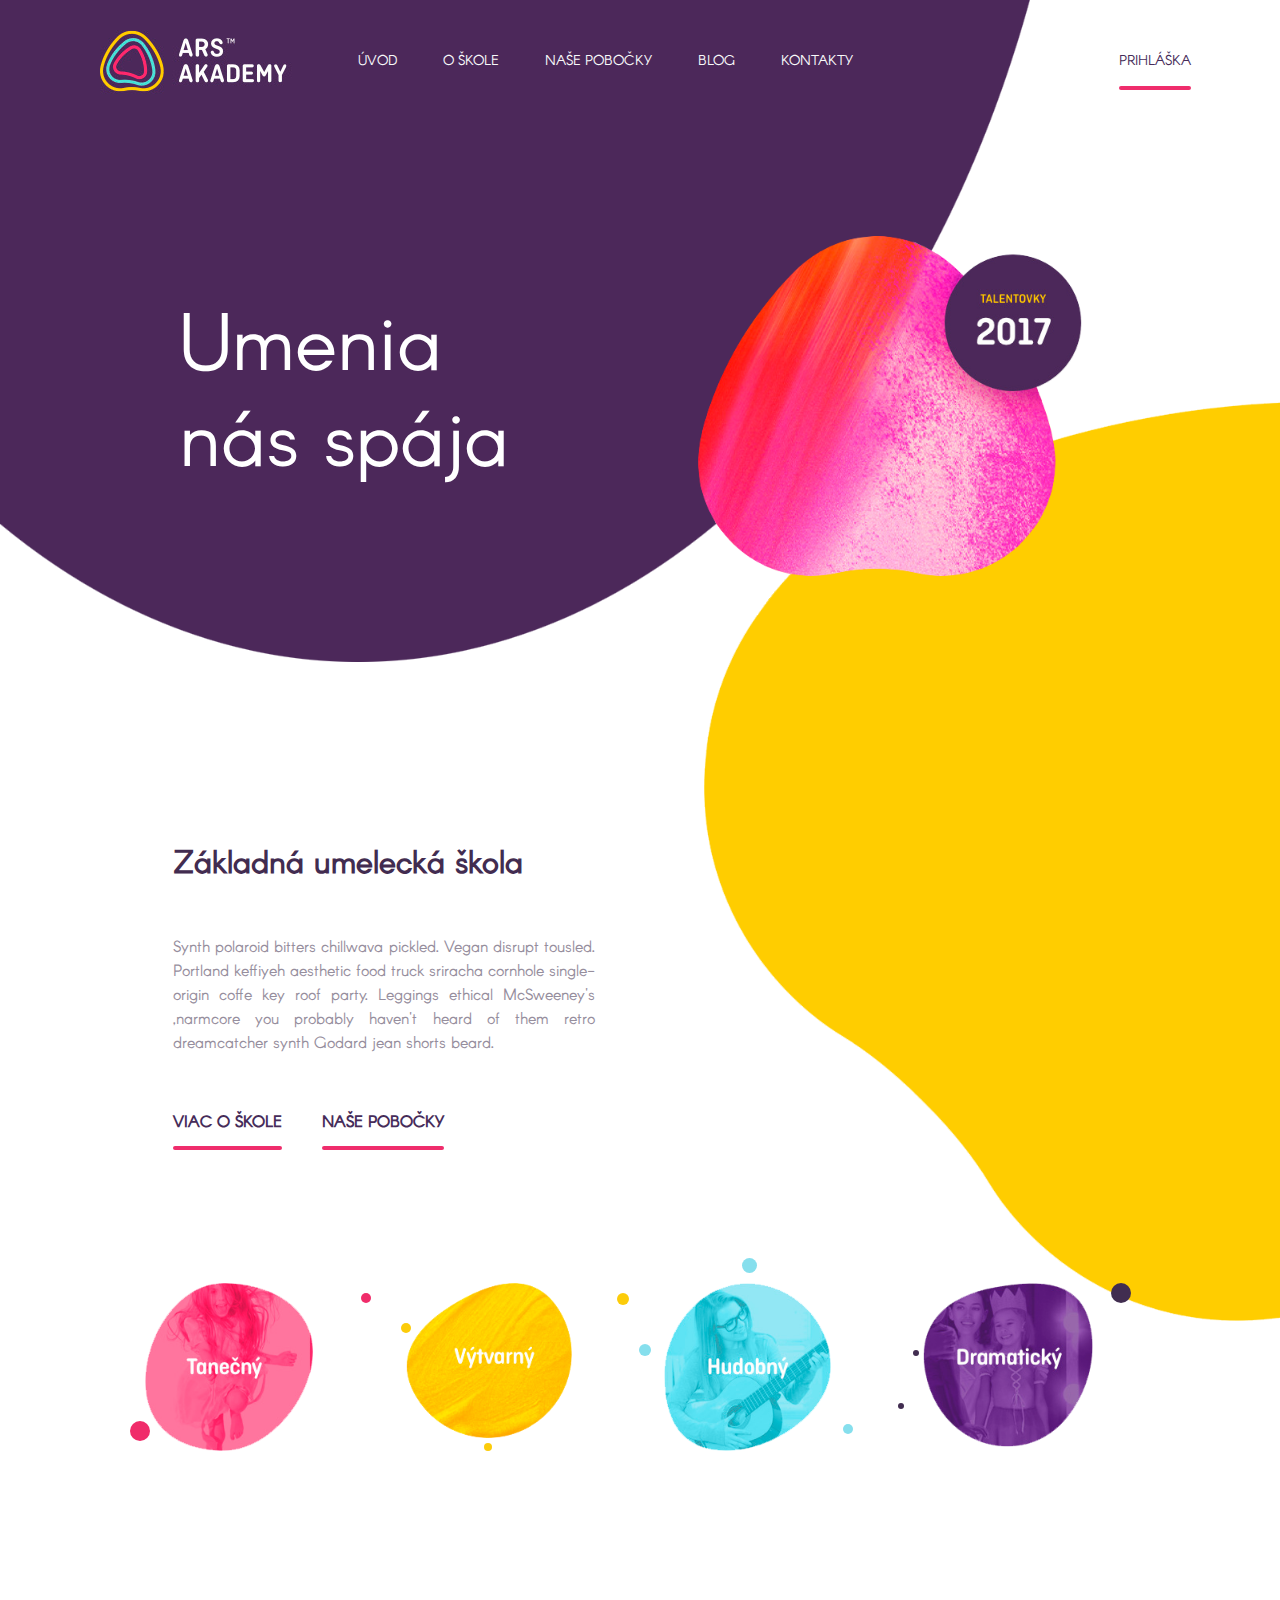
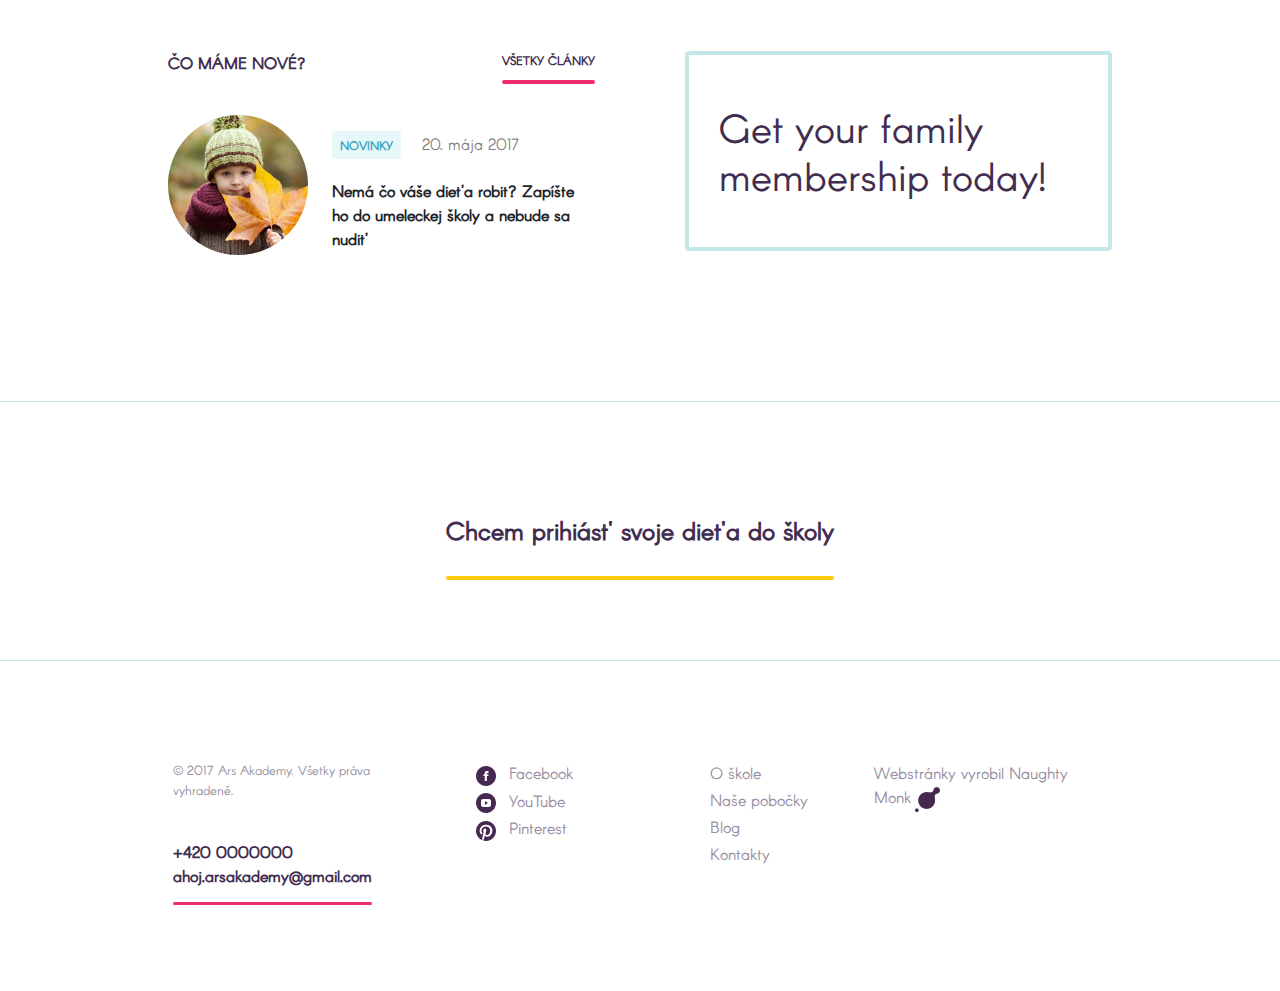
<file: index.html>
<!DOCTYPE html>
<html lang="en">
<head>
    <meta charset="UTF-8">
    <meta name="viewport" content="width=device-width, initial-scale=1, shrink-to-fit=no">
    <meta http-equiv="X-UA-Compatible" content="ie=edge">
    <title>Document</title>
        <!-- подключение css-файла -->
    <link rel="stylesheet" href="https://stackpath.bootstrapcdn.com/bootstrap/4.1.1/css/bootstrap.min.css" 
    integrity="sha384-WskhaSGFgHYWDcbwN70/dfYBj47jz9qbsMId/iRN3ewGhXQFZCSftd1LZCfmhktB" crossorigin="anonymous">
    <!-- подключение нужной версии jQuery -->
    <script src="https://code.jquery.com/jquery-3.3.1.slim.min.js" 
    integrity="sha384-q8i/X+965DzO0rT7abK41JStQIAqVgRVzpbzo5smXKp4YfRvH+8abtTE1Pi6jizo" crossorigin="anonymous">
    </script>
    <!-- подключение popper.js, необходимого для корректной работы некоторых плагинов Bootstrap 4 -->
    <script src="https://cdnjs.cloudflare.com/ajax/libs/popper.js/1.14.3/umd/popper.min.js" 
    integrity="sha384-ZMP7rVo3mIykV+2+9J3UJ46jBk0WLaUAdn689aCwoqbBJiSnjAK/l8WvCWPIPm49" crossorigin="anonymous">
    </script>
    <link rel="stylesheet" href="https://stackpath.bootstrapcdn.com/bootstrap/4.3.1/css/bootstrap.min.css" integrity="sha384-ggOyR0iXCbMQv3Xipma34MD+dH/1fQ784/j6cY/iJTQUOhcWr7x9JvoRxT2MZw1T" crossorigin="anonymous">
    <link rel="stylesheet" href="css/style.css">
</head>
<body>
    <header class="">
        <div class="container-fluid header-wrapper">
                <div class="images-bg">
                    <img src="images/Слой1.png" class="top-image">
                    <img src="images/Круг талант.png" class="middle-image">
                    <img src="images/желтый элем.png" class="right-image">
                </div> 
                <nav class="navbar navbar-expand-lg navbar-light navigation">
                    <a class="navbar-brand" href="#">
                        <img src="images/лого.png">
                    </a>
                    <button class="navbar-toggler" type="button" data-toggle="collapse" data-target="#navbarNavAltMarkup" aria-controls="navbarNavAltMarkup" aria-expanded="false" aria-label="Toggle navigation">
                        <span class="navbar-toggler-icon"></span>
                    </button>
                    <div class="collapse navbar-collapse" id="navbarNavAltMarkup">
                        <ul class="navbar-nav navigation-list">
                            <li class="nav-item ">
                                <a class="nav-link text-uppercase text-light line-through" href="#">úvod</a>
                            </li>
                            <li class="nav-item ">
                                <a class="nav-link text-uppercase text-light line-through" href="#">o škole</a>
                            </li>
                            <li class="nav-item ">
                                <a class="nav-link text-uppercase text-light line-through" href="#">naše pobočky</a>
                            </li>
                            <li class="nav-item">
                                <a class="nav-link text-uppercase text-light line-through" href="#">blog</a>
                            </li>
                            <li class="nav-item">
                                <a class="nav-link text-uppercase text-light line-through" href="#">kontakty</a>
                            </li>
                        </ul>
                        
                    </div>
                    <a class="nav-link text-uppercase link-enter rounded" href="#">prihláška</a>
                </nav>
                <h1 class="text-white title">Umenia </br>nás spája</h1>
        </div>
    </header>
    <main>
        <section>
            <div class="jumbotron bg-white text-inform">
                <h2 class="display-7 font-weight-bold">Základná umelecká škola</h2>
                <p class="lead text-justify">Synth polaroid bitters chillwava pickled. Vegan disrupt tousled. Portland
                    keffiyeh aesthetic food truck sriracha cornhole single-origin coffe key roof party. Leggings ethical McSweeney's
                    ,narmcore you probably haven't heard of them retro dreamcatcher synth Godard jean shorts beard.
                </p>
                <a href="#" class="text-uppercase font-weight-bold text-inform-link text-decoration-none">viac o škole</a>
                <a href="#" class="text-uppercase font-weight-bold text-inform-link text-decoration-none">naše pobočky</a>
            </div>
        </section>
        <section>
            <navigation>
                <ul class="nav justify-content-center wrapper-navigation mx-auto">
                    <li class="nav-item">
                        <a href="#" class="nav-link">
                            <img src="images/элем танец.png" alt="tanečný">
                        </a>
                        <div class="circle-pink-bg rounded-circle"></div>
                        <div class="circle-pink-sm rounded-circle"></div>
                    </li>
                    <li class="nav-item">
                        <a href="#" class="nav-link">
                            <img src="images/изготовка элем.png" alt="Výtvarný">
                        </a>
                        <div class="circle-yellow-bg rounded-circle"></div>
                        <div class="circle-yellow-lg rounded-circle"></div>
                        <div class="circle-yellow-sm rounded-circle"></div>
                    </li>
                    <li class="nav-item">
                        <a href="#" class="nav-link">
                            <img src="images/музыка элем.png" alt="Hudobný">
                        </a>
                        <div class="circle-blue-bg rounded-circle"></div>
                        <div class="circle-blue-lg rounded-circle"></div>
                        <div class="circle-blue-sm rounded-circle"></div>
                    </li>
                    <li class="nav-item">
                        <a href="#" class="nav-link">
                            <img src="images/драма элем.png" alt="Dramatický">
                        </a>
                        <div class="circle-violet-bg rounded-circle"></div>
                        <div class="circle-violet-lg rounded-circle"></div>
                        <div class="circle-violet-sm rounded-circle"></div>
                    </li>
                </ul>
            </navigation>
        </section>
        <article class="">
            <div class="container-fluid">
                <div class="wrapper-article  row justify-content-center ">
                    <div class="article col-10 col-md-10 h-100 col-xl-4 col-sm-10 col-lg-5 p-sm-0">
                        <div class="article-head">
                            <a href="#" class="text-decoration-none"><h3 class="text-uppercase font-weight-bold">čo máme nové?</h3></a>
                            <a class="text-uppercase text-decoration-none font-weight-bold" href="#">všetky články</a>
                        </div>
                        <div class="article-body">
                            <div class="media">
                                <a href="#">
                                    <img src="images/ava.jpg" class="rounded-circle">
                                </a>
                                <div class="media-body ml-4 mt-3">
                                    <a class="text-uppercase badge badge-primary p-2 badge-style" href="#">novinky</a>
                                    <p class="d-inline text-black-50 ml-3">20. mája 2017</p>
                                    <p class="font-weight-bold media-body-text">Nemá čo váše diet'a robit? Zapíšte ho do umeleckej školy a nebude sa nudit'</p>
                                </div>
                            </div>
                        </div>
                    </div>
                    <div class="w-100 d-none d-sm-block d-lg-none"></div>
                    <div class="p-0 col-10 h-100 col-xl-4 col-sm-10 col-md-10 col-lg-5">
                        <div class="py-5 jumbotron jumbotron-fluid h-100 article-wrapper-jumbotron rounded m-0  text-sm-center text-lg-left">
                            <h1 class="display">Get your family membership today!</h1>
                        </div>
                    </div>
                </div>
            </div>
        </article>
        <section>
            <div class="bottom-link-enter d-flex justify-content-center">
                <a href="#" class="text-decoration-none align-self-center font-weight-bold">
                    Chcem prihiást' svoje diet'a do školy
                </a>
            </div>
        </section>
    </main>
    <footer>
        <section>
            <div class="container footer-wrapper">
                <div class="row">
                    <div class="col-3 align-self-center p-0 p-lg-0 footer-contact">
                        <p class="">&copy; 2017 Ars Akademy. Všetky práva vyhradeně.</p>
                        <a href="#" class="m-0 font-weight-bold text-decoration-none w-100 d-inline-block">+420 0000000</a>
                        <a href="#" class="font-weight-bold text-decoration-none">ahoj.arsakademy@gmail.com</a>
                    </div>
                    <div class="col-3 footer-social p-lg-0">
                        <ul class="nav">
                            <li class="nav-item w-100">
                                <a href="#" class="nav-link">
                                    <img src="icons/facebook.png" alt="" class="pr-2">
                                    Facebook
                                </a>
                            </li>
                            <li class="nav-item w-100">
                                <a href="#" class="nav-link">
                                    <img src="icons/youtube.png" alt="" class="pr-2">
                                    YouTube
                                </a>
                            </li>
                            <li class="nav-item w-100">
                                <a href="#" class="nav-link">
                                    <img src="icons/pinterest.png" alt="" class="pr-2">
                                    Pinterest
                                </a>
                            </li>
                        </ul>
                    </div>
                    <div class="col-3 p-lg-0 footer-nav">
                        <ul class="nav">
                            <li class="nav-item w-100">
                                <a href="" class="nav-link">
                                    O škole
                                </a>
                            </li>
                            <li class="nav-item w-100">
                                <a href="" class="nav-link">
                                    Naše pobočky
                                </a>
                            </li>
                            <li class="nav-item w-100">
                                <a href="" class="nav-link">
                                    Blog
                                </a>
                            </li>
                            <li class="nav-item w-100">
                                <a href="" class="nav-link">
                                    Kontakty
                                </a>
                            </li>
                        </ul>
                    </div>
                    <div class="col-3 footer-our-company p-0 p-lg-0">
                        <a href="#" class="text-decoration-none text-break">Webstránky vyrobil Naughty Monk<img src="icons/bottle.png"></a>
                    </div>
                </div>
            </div>
        </section>
    </footer>
    <script src="https://code.jquery.com/jquery-3.3.1.slim.min.js" integrity="sha384-q8i/X+965DzO0rT7abK41JStQIAqVgRVzpbzo5smXKp4YfRvH+8abtTE1Pi6jizo" crossorigin="anonymous"></script>
    <script src="https://cdnjs.cloudflare.com/ajax/libs/popper.js/1.14.7/umd/popper.min.js" integrity="sha384-UO2eT0CpHqdSJQ6hJty5KVphtPhzWj9WO1clHTMGa3JDZwrnQq4sF86dIHNDz0W1" crossorigin="anonymous"></script>
    <script src="https://stackpath.bootstrapcdn.com/bootstrap/4.3.1/js/bootstrap.min.js" integrity="sha384-JjSmVgyd0p3pXB1rRibZUAYoIIy6OrQ6VrjIEaFf/nJGzIxFDsf4x0xIM+B07jRM" crossorigin="anonymous"></script>
</body>
</html>
</file>
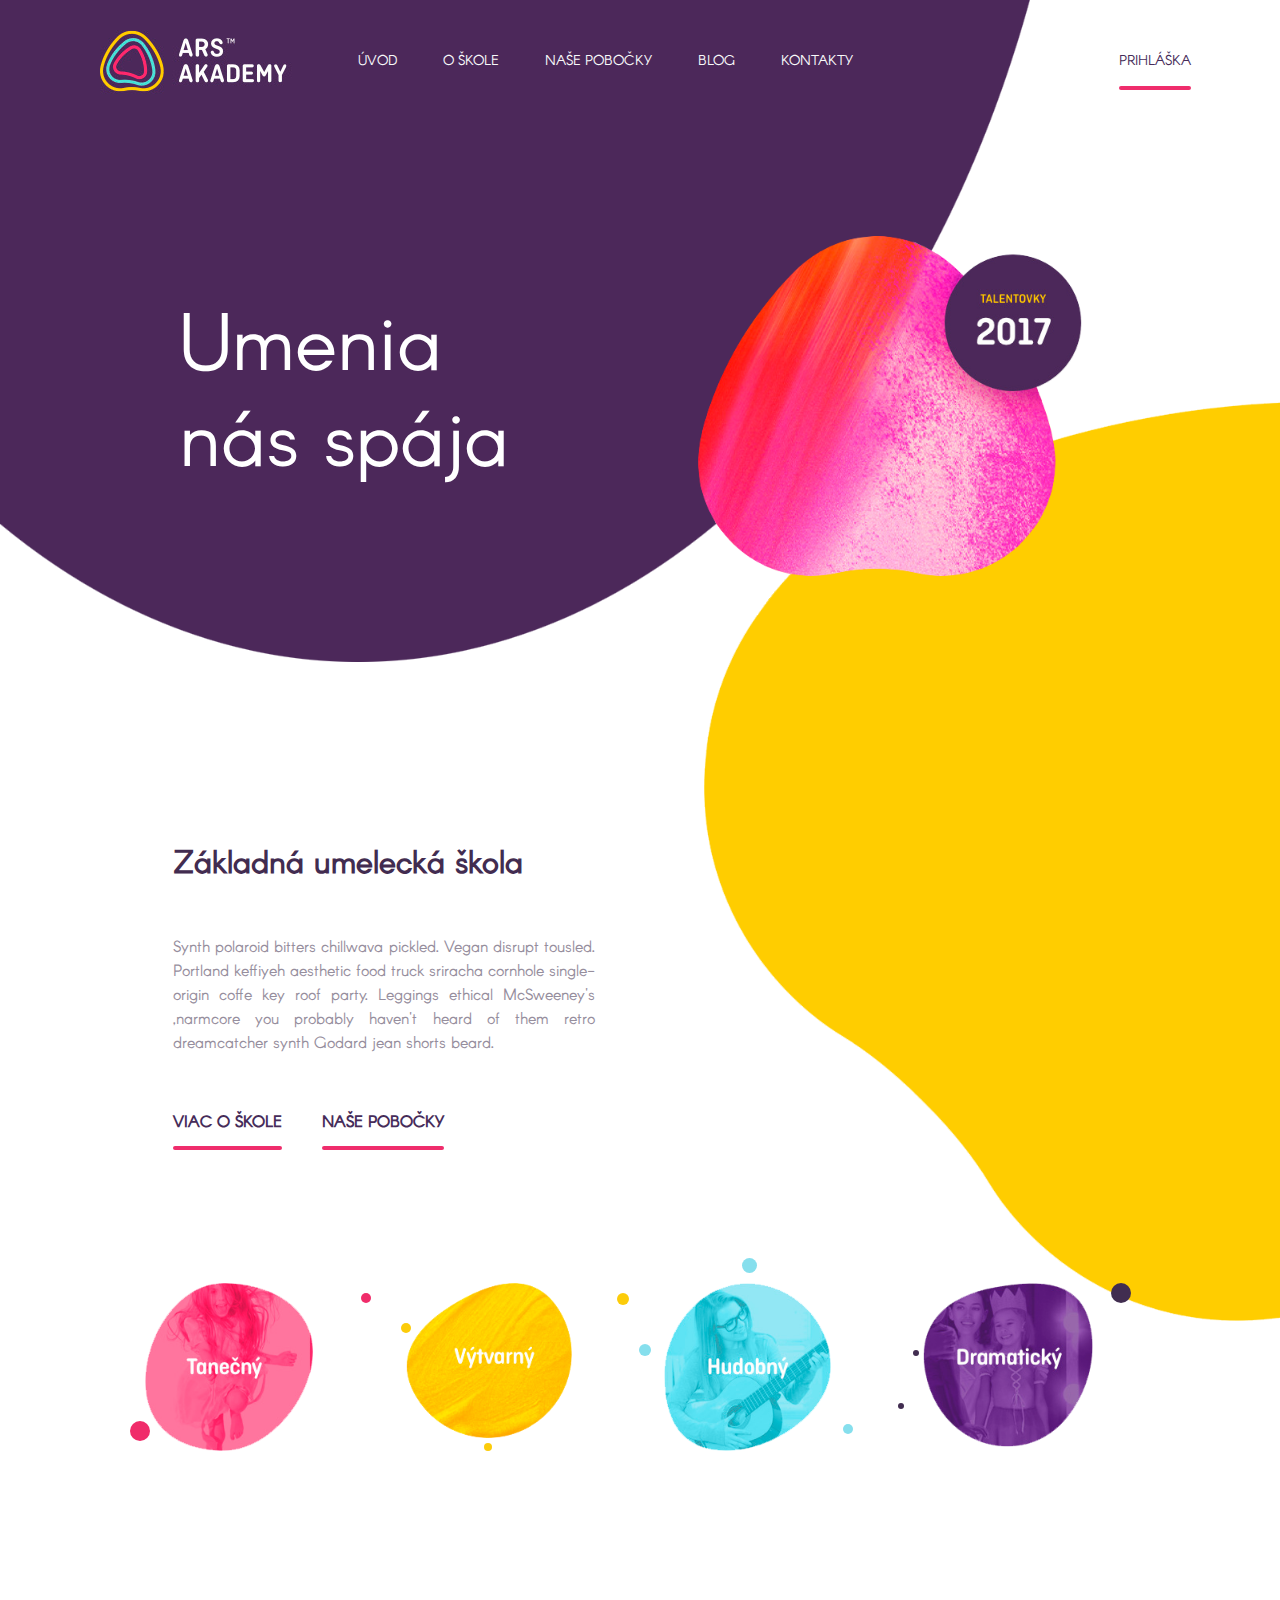
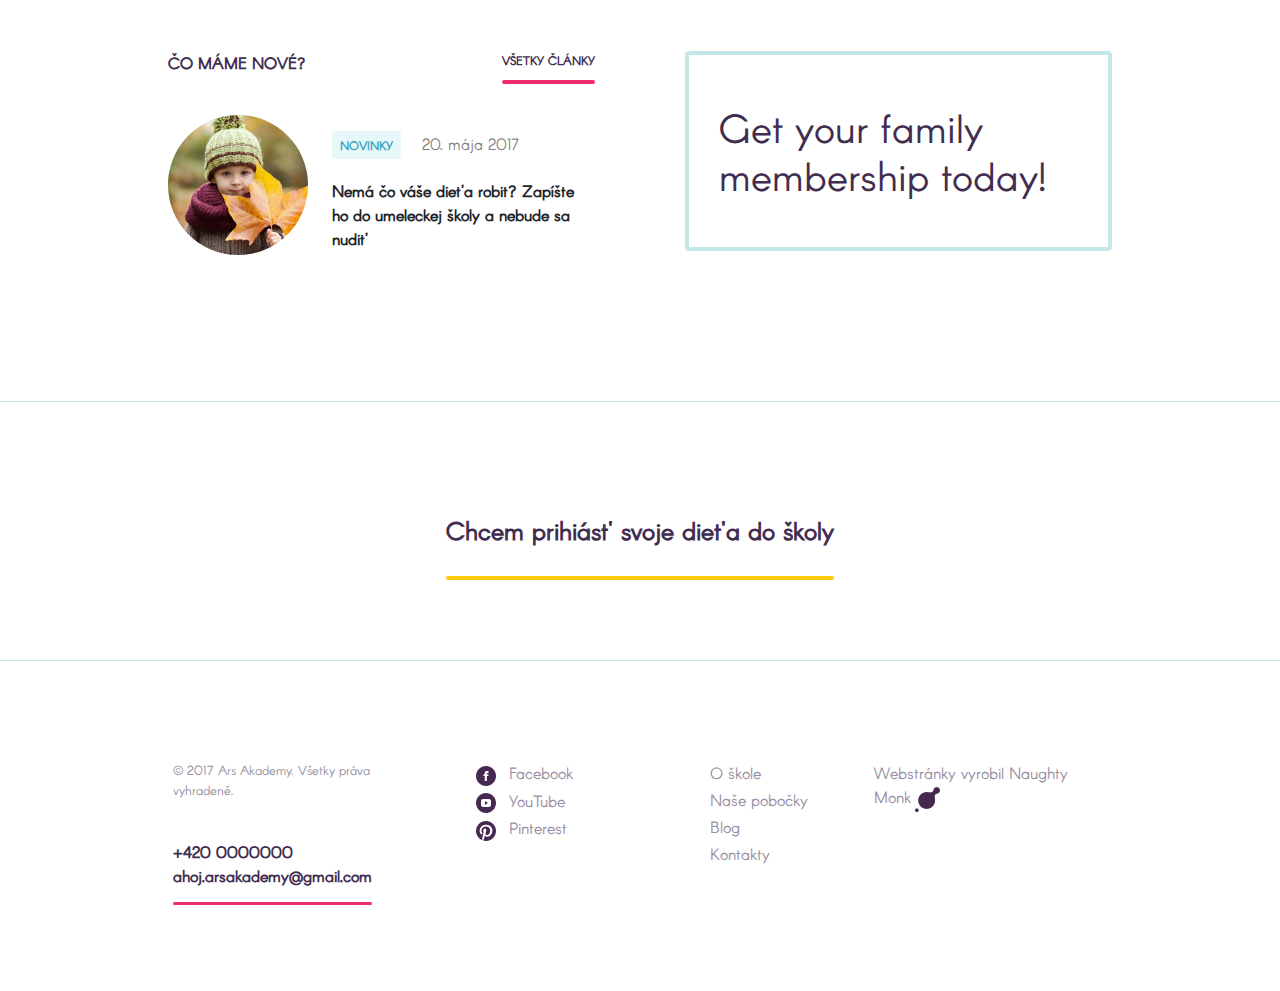
<file: html/index.html>
<!DOCTYPE html>
<html lang="en">
<head>
    <meta charset="UTF-8">
    <meta name="viewport" content="width=device-width, initial-scale=1, shrink-to-fit=no">
    <meta http-equiv="X-UA-Compatible" content="ie=edge">
    <title>Document</title>
    <link rel="stylesheet" href="https://stackpath.bootstrapcdn.com/bootstrap/4.3.1/css/bootstrap.min.css" integrity="sha384-ggOyR0iXCbMQv3Xipma34MD+dH/1fQ784/j6cY/iJTQUOhcWr7x9JvoRxT2MZw1T" crossorigin="anonymous">
    <link rel="stylesheet" href="../css/style.css">
</head>
<body>
    <header class="">
        <div class="container-fluid header-wrapper">
                <div class="images-bg">
                    <img src="../images/Слой1.png" class="top-image">
                    <img src="../images/Круг талант.png" class="middle-image">
                    <img src="../images/желтый элем.png" class="right-image">
                </div> 
                <nav class="navbar navbar-expand-lg navbar-light navigation">
                    <a class="navbar-brand" href="#">
                        <img src="../images/лого.png">
                    </a>
                    <button class="navbar-toggler" type="button" data-toggle="collapse" data-target="#navbarNavAltMarkup" aria-controls="navbarNavAltMarkup" aria-expanded="false" aria-label="Toggle navigation">
                        <span class="navbar-toggler-icon"></span>
                    </button>
                    <div class="collapse navbar-collapse" id="navbarNavAltMarkup">
                        <ul class="navbar-nav navigation-list">
                            <li class="nav-item ">
                                <a class="nav-link text-uppercase text-light line-through" href="#">úvod</a>
                            </li>
                            <li class="nav-item ">
                                <a class="nav-link text-uppercase text-light line-through" href="#">o škole</a>
                            </li>
                            <li class="nav-item ">
                                <a class="nav-link text-uppercase text-light line-through" href="#">naše pobočky</a>
                            </li>
                            <li class="nav-item">
                                <a class="nav-link text-uppercase text-light line-through" href="#">blog</a>
                            </li>
                            <li class="nav-item">
                                <a class="nav-link text-uppercase text-light line-through" href="#">kontakty</a>
                            </li>
                        </ul>
                        
                    </div>
                    <a class="nav-link text-uppercase link-enter rounded" href="#">prihláška</a>
                </nav>
                <h1 class="text-white title">Umenia </br>nás spája</h1>
        </div>
    </header>
    <main>
        <section>
            <div class="jumbotron bg-white text-inform">
                <h2 class="display-7 font-weight-bold">Základná umelecká škola</h2>
                <p class="lead text-justify">Synth polaroid bitters chillwava pickled. Vegan disrupt tousled. Portland
                    keffiyeh aesthetic food truck sriracha cornhole single-origin coffe key roof party. Leggings ethical McSweeney's
                    ,narmcore you probably haven't heard of them retro dreamcatcher synth Godard jean shorts beard.
                </p>
                <a href="#" class="text-uppercase font-weight-bold text-inform-link text-decoration-none">viac o škole</a>
                <a href="#" class="text-uppercase font-weight-bold text-inform-link text-decoration-none">naše pobočky</a>
            </div>
        </section>
        <section>
            <navigation>
                <ul class="nav justify-content-center wrapper-navigation mx-auto">
                    <li class="nav-item">
                        <a href="#" class="nav-link">
                            <img src="../images/элем танец.png" alt="tanečný">
                        </a>
                        <div class="circle-pink-bg rounded-circle"></div>
                        <div class="circle-pink-sm rounded-circle"></div>
                    </li>
                    <li class="nav-item">
                        <a href="#" class="nav-link">
                            <img src="../images/изготовка элем.png" alt="Výtvarný">
                        </a>
                        <div class="circle-yellow-bg rounded-circle"></div>
                        <div class="circle-yellow-lg rounded-circle"></div>
                        <div class="circle-yellow-sm rounded-circle"></div>
                    </li>
                    <li class="nav-item">
                        <a href="#" class="nav-link">
                            <img src="../images/музыка элем.png" alt="Hudobný">
                        </a>
                        <div class="circle-blue-bg rounded-circle"></div>
                        <div class="circle-blue-lg rounded-circle"></div>
                        <div class="circle-blue-sm rounded-circle"></div>
                    </li>
                    <li class="nav-item">
                        <a href="#" class="nav-link">
                            <img src="../images/драма элем.png" alt="Dramatický">
                        </a>
                        <div class="circle-violet-bg rounded-circle"></div>
                        <div class="circle-violet-lg rounded-circle"></div>
                        <div class="circle-violet-sm rounded-circle"></div>
                    </li>
                </ul>
            </navigation>
        </section>
        <article class="">
            <div class="container-fluid">
                <div class="wrapper-article  row justify-content-center ">
                    <div class="article col-10 col-md-10 h-100 col-xl-4 col-sm-10 col-lg-5 p-sm-0">
                        <div class="article-head">
                            <a href="#" class="text-decoration-none"><h3 class="text-uppercase font-weight-bold">čo máme nové?</h3></a>
                            <a class="text-uppercase text-decoration-none font-weight-bold" href="#">všetky články</a>
                        </div>
                        <div class="article-body">
                            <div class="media">
                                <a href="#">
                                    <img src="../images/ava.jpg" class="rounded-circle">
                                </a>
                                <div class="media-body ml-4 mt-3">
                                    <a class="text-uppercase badge badge-primary p-2 badge-style" href="#">novinky</a>
                                    <p class="d-inline text-black-50 ml-3">20. mája 2017</p>
                                    <p class="font-weight-bold media-body-text">Nemá čo váše diet'a robit? Zapíšte ho do umeleckej školy a nebude sa nudit'</p>
                                </div>
                            </div>
                        </div>
                    </div>
                    <div class="w-100 d-none d-sm-block d-lg-none"></div>
                    <div class="p-0 col-10 h-100 col-xl-4 col-sm-10 col-md-10 col-lg-5">
                        <div class="py-5 jumbotron jumbotron-fluid h-100 article-wrapper-jumbotron rounded m-0  text-sm-center text-lg-left">
                            <h1 class="display">Get your family membership today!</h1>
                        </div>
                    </div>
                </div>
            </div>
        </article>
        <section>
            <div class="bottom-link-enter d-flex justify-content-center">
                <a href="#" class="text-decoration-none align-self-center font-weight-bold">
                    Chcem prihiást' svoje diet'a do školy
                </a>
            </div>
        </section>
    </main>
    <footer>
        <section>
            <div class="container footer-wrapper">
                <div class="row">
                    <div class="col-3 align-self-center p-0 p-lg-0 footer-contact">
                        <p class="">&copy; 2017 Ars Akademy. Všetky práva vyhradeně.</p>
                        <a href="#" class="m-0 font-weight-bold text-decoration-none w-100 d-inline-block">+420 0000000</a>
                        <a href="#" class="font-weight-bold text-decoration-none">ahoj.arsakademy@gmail.com</a>
                    </div>
                    <div class="col-3 footer-social p-lg-0">
                        <ul class="nav">
                            <li class="nav-item w-100">
                                <a href="#" class="nav-link">
                                    <img src="../icons/facebook.png" alt="" class="pr-2">
                                    Facebook
                                </a>
                            </li>
                            <li class="nav-item w-100">
                                <a href="#" class="nav-link">
                                    <img src="../icons/youtube.png" alt="" class="pr-2">
                                    YouTube
                                </a>
                            </li>
                            <li class="nav-item w-100">
                                <a href="#" class="nav-link">
                                    <img src="../icons/pinterest.png" alt="" class="pr-2">
                                    Pinterest
                                </a>
                            </li>
                        </ul>
                    </div>
                    <div class="col-3 p-lg-0 footer-nav">
                        <ul class="nav">
                            <li class="nav-item w-100">
                                <a href="" class="nav-link">
                                    O škole
                                </a>
                            </li>
                            <li class="nav-item w-100">
                                <a href="" class="nav-link">
                                    Naše pobočky
                                </a>
                            </li>
                            <li class="nav-item w-100">
                                <a href="" class="nav-link">
                                    Blog
                                </a>
                            </li>
                            <li class="nav-item w-100">
                                <a href="" class="nav-link">
                                    Kontakty
                                </a>
                            </li>
                        </ul>
                    </div>
                    <div class="col-3 footer-our-company p-0 p-lg-0">
                        <a href="#" class="text-decoration-none text-break">Webstránky vyrobil Naughty Monk<img src="../icons/bottle.png"></a>
                    </div>
                </div>
            </div>
        </section>
    </footer>
    <script src="https://code.jquery.com/jquery-3.3.1.slim.min.js" integrity="sha384-q8i/X+965DzO0rT7abK41JStQIAqVgRVzpbzo5smXKp4YfRvH+8abtTE1Pi6jizo" crossorigin="anonymous"></script>
    <script src="https://cdnjs.cloudflare.com/ajax/libs/popper.js/1.14.7/umd/popper.min.js" integrity="sha384-UO2eT0CpHqdSJQ6hJty5KVphtPhzWj9WO1clHTMGa3JDZwrnQq4sF86dIHNDz0W1" crossorigin="anonymous"></script>
    <script src="https://stackpath.bootstrapcdn.com/bootstrap/4.3.1/js/bootstrap.min.js" integrity="sha384-JjSmVgyd0p3pXB1rRibZUAYoIIy6OrQ6VrjIEaFf/nJGzIxFDsf4x0xIM+B07jRM" crossorigin="anonymous"></script>
</body>
</html>
</file>
<file: css/style.css>
@font-face {
    font-family: 'Arcon';
    src: url(../shrift/Arcon-Regular.otf);
}
*{
    margin: 0;
    padding: 0;
}
body{
    font-family: 'Arcon' !important;
}
.header-wrapper{
    position: relative;
    height: 828px;
}
.images-bg>img{
    position: absolute;
}
.top-image{
    width: 80.5%;
    top:0;
    left: 0;
}
.middle-image{
    width: 30%;
    top:28.5%;
    right:15.5%;
    z-index: 3;
}
.right-image{
    width: 45%;
    right: 0;
    /* top:14.5%; */
    top:48.5%;
}
.navigation{
    margin-left:5%;
}
.navigation ul{
    margin-left:40px; 
}
.navigation-list>li{
    padding-right:30px; 
}
.line-through {
    position: relative;
}
.line-through:hover:after {
    border-bottom: 4px solid #ef2d6c;
    border-radius: 100px;
    content: "";
    left: 0;
    margin-top: calc(4px / 2 * -1);
    position: absolute;
    right: 0;
    top: 50%;
}
.link-enter{
    position: relative;
    color:#462c59 !important;
    float: right;
    padding: 20px 0;
    margin-right:5%;
    /* border-bottom:#ef2d6c 4px solid; */
}
.link-enter:hover{
    color:#ef2d6c !important;
}
.link-enter::before {
    border-bottom: 4px solid #ef2d6c;
    border-radius: 100px;
    content: "";
    left: 0;
    /* margin-top: calc(4px / 2 * -1); */
    position: absolute;
    right: 0;
    bottom: 0px;
}
.title{
    font-size: 80px ;
    position: absolute;
    top:45%;
    left:14%;
}
.text-inform{
    margin-left:13.5%;
    padding: 0;
    width: 33%;
    margin-top:12%;
}
.text-inform>h2{
    color:#422c50;
}
.text-inform>p{
    color:#968e9d;
    font-size: 16px;
    margin: 55px 0;
}
.text-inform-link{
    position: relative;
    color:#462c59 !important;
    padding: 20px 0;
    margin-right:35px;
    /* border-bottom:#ef2d6c 4px solid; */
}
.text-inform-link:hover{
    color:#ef2d6c !important;
}
.text-inform-link::before {
    border-bottom: 4px solid #ef2d6c;
    border-radius: 100px;
    content: "";
    left: 0;
    /* margin-top: calc(4px / 2 * -1); */
    position: absolute;
    right: 0;
    bottom: 0;
}
.wrapper-navigation{
    /* width: 75%; */
    margin-top:150px;
}
.wrapper-navigation li{
    position: relative;
}
.wrapper-navigation a{
    padding: 0 35px;
}
.circle-pink-bg, .circle-pink-sm{
    background: #f02c6a;
    position: absolute;
}
.circle-pink-bg{
    bottom: 10px;
    left: 10px;
    width: 20px;
    height: 20px;
}
.circle-pink-sm{
    top:10px;
    right: 10px;
    width: 10px;
    height: 10px;
}
.circle-yellow-bg, .circle-yellow-lg, .circle-yellow-sm{
    background: #fccc0a;
    position: absolute;
}
.circle-yellow-bg{
    top: 10px;
    right: 10px;
    width: 12px;
    height: 12px;
}
.circle-yellow-lg{
    top:40px;
    left:20px;
    width: 10px;
    height: 10px;
}
.circle-yellow-sm{
    bottom: 0;
    left:40%;
    width: 8px;
    height: 8px;
}
.circle-blue-bg, .circle-blue-lg, .circle-blue-sm{
    background: #86dfed;
    position: absolute; 
}
.circle-blue-bg{
    top:-25px;
    left:40%;
    width: 15px;
    height: 15px;
}
.circle-blue-lg{
    top:36%;
    left:0;
    width: 12px;
    height: 12px;
}
.circle-blue-sm{
    bottom: 10%;
    right: 17%;
    width: 10px;
    height: 10px;
}
.circle-violet-bg, .circle-violet-lg, .circle-violet-sm{
    background: #412d50;
    position: absolute; 
}
.circle-violet-bg{
    top:0;
    right: 30px;
    width: 20px;
    height: 20px;
}
.circle-violet-lg{
    top:40%;
    left:15px;
    width: 6px;
    height: 6px;
}
.circle-violet-sm{
    bottom:25%;
    left:0;
    width: 6px;
    height: 6px;
}
.wrapper-article{
    margin-top: 200px;
    height: 200px;
}
.article-head h3{
    display: inline;
    font-size: 16px;
    color:#412d50;
}
.article-head h3:hover{
    color:#ef2d6c;
}
.article-head>a:nth-child(2){
    position: relative;
    float: right;
    color:#412d50;
    font-size: 12px;
    padding-bottom: 15px ;
    /* border-bottom:#ef2d6c 4px solid; */
}
.article-head>a:nth-child(2):hover{
    color:#ef2d6c;
}
.article-head>a:nth-child(2)::after{
    border-bottom: 4px solid #ef2d6c;
    border-radius: 100px;
    content: "";
    left: 0;
    /* margin-top: calc(4px / 2 * -1); */
    position: absolute;
    right: 0;
    bottom: 0px;
}
.article-body{
    margin-top:40px;
}
.article-body img{
    width: 140px;
    height: 140px;
}
.badge-style{
    background: #e6f8fa !important;
    color:#3da5c0;
}
.badge-style:hover{
    background: #ef2d6c !important;
}
.media-body-text{
    margin-top: 20px;
    font-size:16px ;
}
.wrapper-article>div:nth-child(3){
    margin-left: 90px;
}
.article-wrapper-jumbotron{
    color:#412d50;
    background: none;
    border:4px solid #c5e7e9;
}
.article-wrapper-jumbotron>h1{
    margin:0 70px;
}
.bottom-link-enter{
    text-align: center;
    margin-top: 150px;
    margin-bottom: 100px;
    height: 260px;
    border-top:1px solid #c6e5ea; 
    border-bottom:1px solid #c6e5ea; 
}
.bottom-link-enter>a{
    color: #412d50 !important;
    position: relative;
    font-size: 25px;
    padding: 30px 0;
}
.bottom-link-enter>a:hover{
    color:#ef2d6c !important;
}
.bottom-link-enter>a::after{
    border-bottom: 4px solid #ffcb0d;
    border-radius: 100px;
    content: "";
    left: 0;
    /* margin-top: calc(4px / 2 * -1); */
    position: absolute;
    right: 0;
    bottom: 0px;
}
.footer-wrapper{
    width: 73%;
    height: 230px;
}
.footer-wrapper a:hover{
    color:#412d50;
}
.footer-contact>p:first-child{
    color:#988fa2;
    font-size: 13px;
    margin-bottom: 40px;
}
.footer-contact>a:nth-child(n+2){
    /* outline: red 1px solid; */
    color:#412d50;
    font-size: 16px;
}
.footer-contact>a:nth-child(3){
    position: relative;
    padding: 20px 0;
}
.footer-contact>a:nth-child(3)::after{
    border-bottom: 3px solid #ef2d6c;
    border-radius: 100px;
    /* width: 78%; */
    content: "";
    left: 0;
    /* margin-top: calc(4px / 2 * -1); */
    position: absolute;
    right: 0;
    bottom: 0px;
}
.footer-social>ul>li>a, .footer-nav>ul>li>a{
    padding: 0 0 3px 70px !important;
    color:#988fa2;
}
.footer-our-company>a{
    color:#988fa2;
}

@media screen and (max-width:2000px) and (min-width:1601px){
    .middle-image{
        top:35.5%;
    }
    .right-image{
        top:60.5%;
    }
    .navigation-list>li{
        font-size: 20px; 
    }
    .link-enter{
        font-size: 20px; 
    }
    .title{
        top:45%;
        font-size: 115px ;
    }
    .text-inform{
        margin-top:22%;
    }
    .text-inform>h2{
        font-size: 50px;
    }
    .text-inform>p{
        font-size: 20px;
    }
    .text-inform-link{
        font-size: 20px;
    }
    .wrapper-navigation a {
        padding: 0 50px;
    }
    .article-wrapper-jumbotron>h1{
        margin:0 90px;
    }
    .container {
        max-width: 1800px;
    }
}
@media screen and (max-width:1850px) and (min-width:1601px){
    .title{
        font-size: 105px ;
    }
    .text-inform{
        margin-top:19%;
    }
}
@media screen and (max-width:1700px) and (min-width:1601px){
    .title{
        font-size: 95px ;
    }
    .text-inform{
        margin-top:16%;
    }
    .text-inform>h2{
        font-size: 45px;
    }
    .text-inform>p{
        font-size: 18px;
    }
    .text-inform-link{
        font-size: 18px;
    }
    .wrapper-navigation{
        /* width: 75%; */
        margin-top:190px;
    }
}
@media screen and (max-width:1500px) and (min-width:1351px){
    .title{
        top:35%;
        font-size: 95px ;
    }
    .text-inform{
        margin-top:9%;
    }
    .article-wrapper-jumbotron>h1{
        margin:0 50px;
    }
}
@media screen and (max-width:1350px) and (min-width:500px){
    .title{
        top:35%;
        font-size: 80px ;
    }
    .text-inform{
        margin-top:1%;
    }
    .article-wrapper-jumbotron>h1{
        margin:0 50px;
    }
    .wrapper-navigation img{
        width:80%;
    }
    .wrapper-navigation a{
        padding: 0 25px;
    }
    .article-wrapper-jumbotron>h1{
        margin:0 30px;
    }
    .navigation-list>li{
        font-size: 14px; 
    }
    .link-enter{
        font-size:14px; 
    }
}
@media screen and (max-width:1200px) and (min-width:500px){
    .title{
        top:35%;
        font-size: 85px ;
    }
    .navigation{
        margin-left:3%;
    }
    .text-inform{
        margin-top:9%;
    }
    .article-wrapper-jumbotron>h1{
        margin:0 50px;
    }
    .header-wrapper{
        height: 600px;
    }
    .text-inform{
        margin-left:6.5%;
        width: 33%;
        margin-top:5%;
    }
    .footer-wrapper{
        width: 100%;
    }
    .text-inform>h2{
        font-size: 30px;
    }
    .navigation-list>li{
        font-size: 12px; 
        padding-right:15px;
    }
    .link-enter{
        font-size:12px; 
    }
}
@media screen and (max-width:1050px) and (min-width:500px){
    .header-wrapper{
        height: 550px;
    }
    .text-inform>h2{
        font-size: 25px;
    }
    .title{
        font-size: 70px ;
    }
    .wrapper-navigation li{
        width:23%;
    }
    .article-wrapper-jumbotron>h1{
        font-size: 35px;
        margin: 0 30px;
    }
}
@media screen and (max-width:991px) and (min-width:500px){
    .title{
        font-size: 60px;
    }
    .navigation ul{
        margin-left: 10px;
    }
    .navbar-nav {
        flex-direction: row !important;
    }
    .header-wrapper{
        height: 500px;
    }
    .article-body {
        margin-top: 20px;
    }
    .text-inform-link{
        font-size: 14px;
    }
    .text-inform {
        margin-left: 9%;
    }
    .link-enter{
        display: none;
    }
    .wrapper-navigation {
        width: 95%;
        margin-top: 70px;
    }
    .media-body p{
        font-size: 14px;
    }
    .article-wrapper-jumbotron {
        margin-top: 30px !important;
    }
    .article-wrapper-jumbotron>h1 {
        margin: 20px 0px;
    }
    .bottom-link-enter {
        margin-top: 280px;
    }
    .wrapper-article {
        margin-top: 50px;
    }
    .wrapper-article>div:nth-child(3){
        margin-left: 0;
    }
    .footer-wrapper {
        width: 100%;
        max-width: 850px;
    }
    .footer-social>ul>li>a, .footer-nav>ul>li>a {
        padding: 0 0 3px 30px !important;
    }
}
@media screen and (max-width:850px) and (min-width:500px){
    .title{
        font-size: 50px;
    }
    .header-wrapper {
        height: 420px;
    }
    .text-inform {
        width: 45%;
    }
    .wrapper-navigation li {
        margin: 20px;
        width: 40% !important;
    }
    .footer-wrapper {
        max-width: 700px;
    }
}
@media screen and (max-width:650px) and (min-width:500px){
    .navigation img{
        width:75%;
    }
    .navigation-list a{
        padding-top:5px; 
    }
    .title{
        /* font-size: 40px; */
        display: none;
    }
    .header-wrapper {
        height: 320px;
    }
    .navbar-nav {
        flex-direction: column !important;
    }
    .article-wrapper-jumbotron>h1 {
        font-size: 27px;
    }
    .text-inform>h2 {
        font-size: 20px;
    }
    .text-inform>p {
        font-size: 13px;
    }
    .text-inform-link {
        font-size: 10px;
    }

    .footer-wrapper {
        max-width: 550px;
    }
    .footer-wrapper a{
        font-size: 10px;
    }
}
</file>
